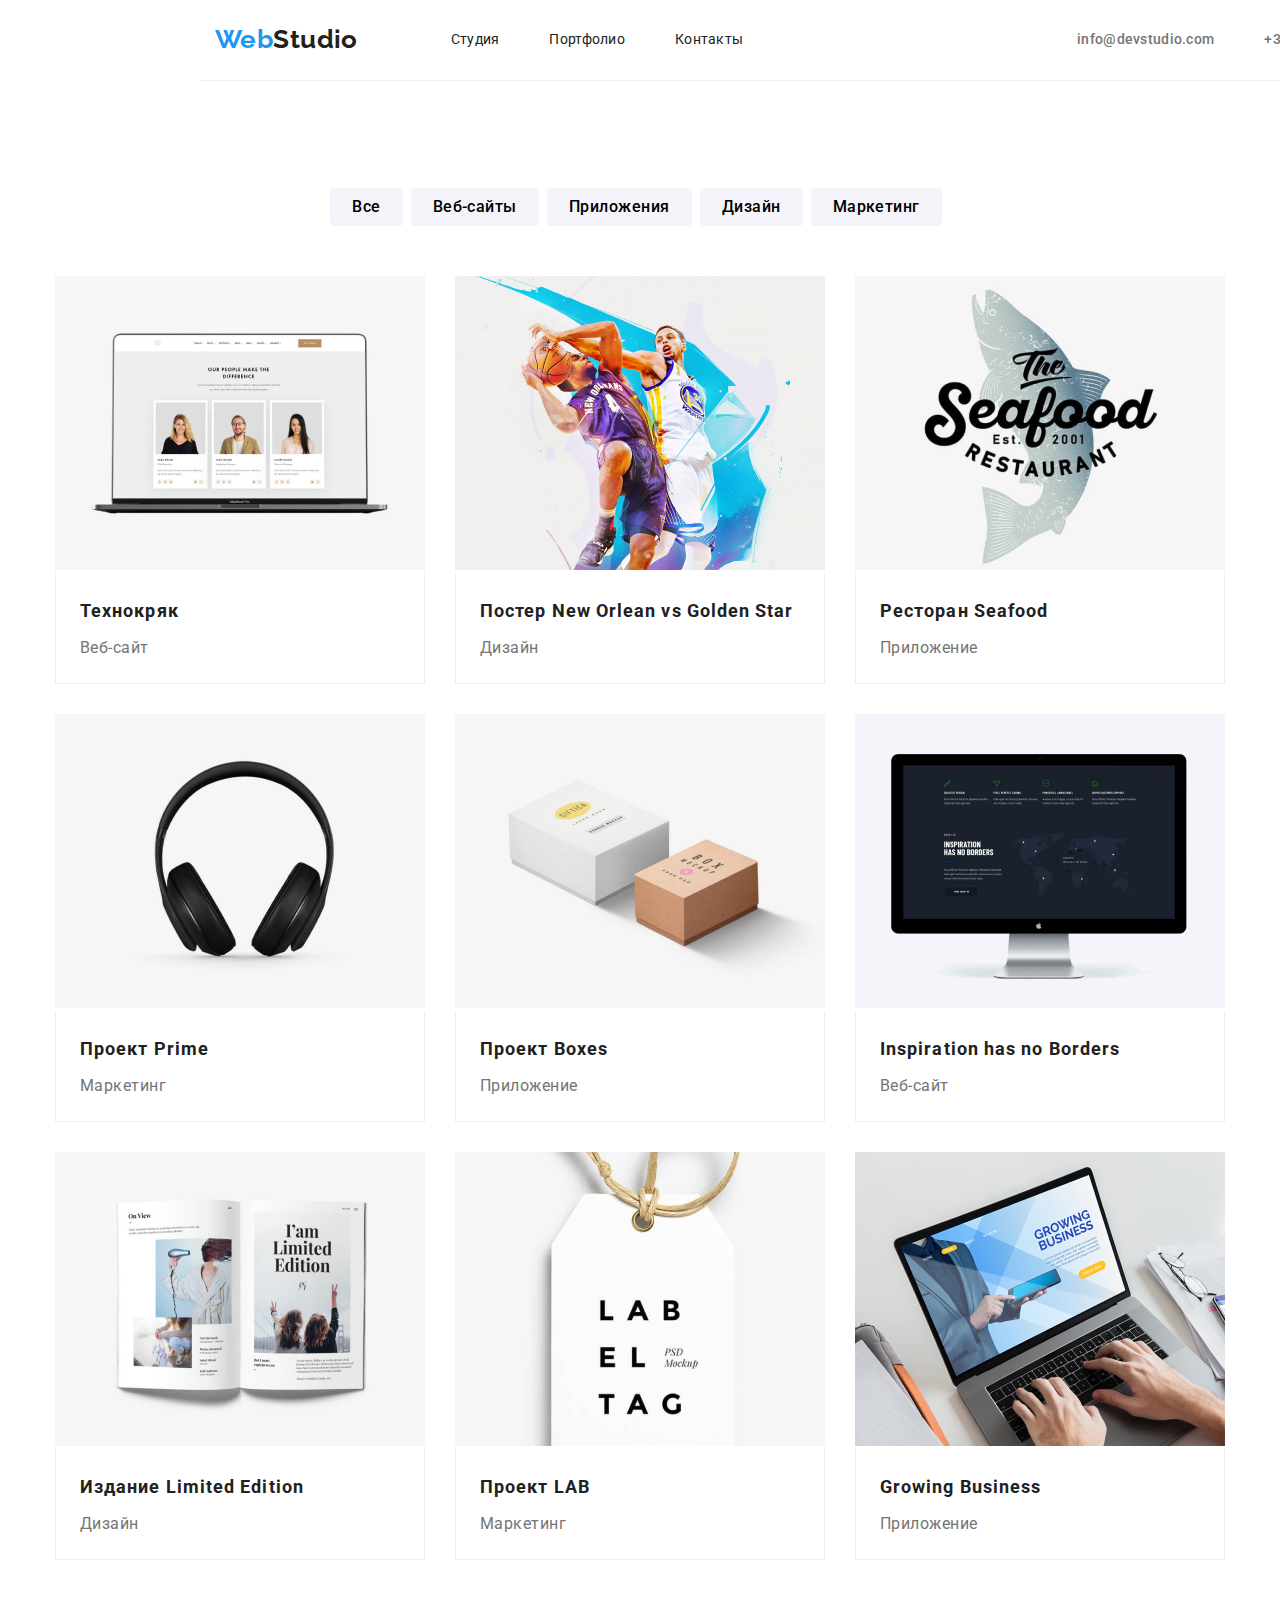
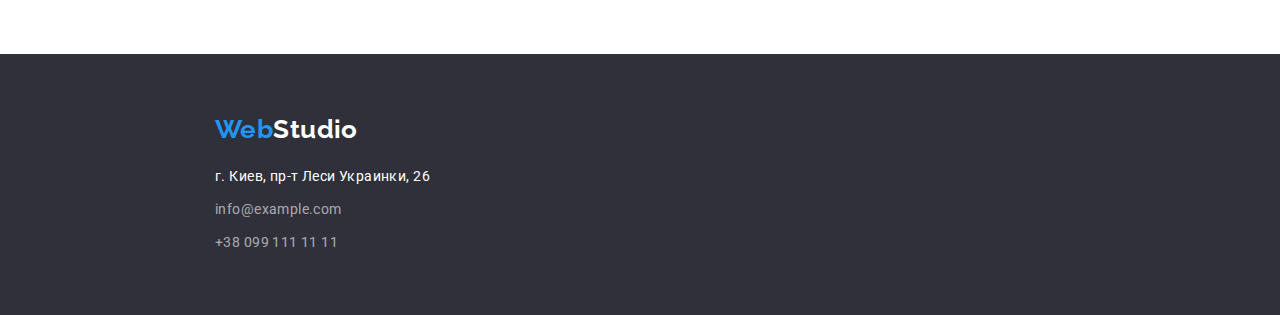
<file: portfolio.html>
<!DOCTYPE html>
<html lang="ru">
	<head>
		<meta charset="UTF-8" />
		<meta name="viewport" content="width=device-width, initial-scale=1.0" />
		<title>Portfolio</title>
		<!-- Подключаю шрифты проекта -->
		<link
			rel="stylesheet"
			href="https://fonts.googleapis.com/css2?family=Raleway:wght@700&amp;family=Roboto:wght@400;500;700;900&amp;display=fallback"
		/>
		<!-- Нормализатор из конспекта -->
		<link
			rel="stylesheet"
			href="https://cdnjs.cloudflare.com/ajax/libs/modern-normalize/0.7.0/modern-normalize.min.css"
		/>
		<link rel="stylesheet" href="css/common.css" />
		<link rel="stylesheet" href="css/community.css" />
	</head>

	<body class="page-studio">
		<!--Верхняя линия💪-->
		<header class="section-header">
			<div class="container page-header">
				<nav class="page-nav">
					<a class="logo" href="./index.html"><span class="logo-part-one">Web</span>Studio</a>
					<ul class="studio-list list">
						<li class="studio-list-item">
							<a class="link current" href="./index.html">Студия</a>
						</li>
						<li class="studio-list-item">
							<a class="link" href="./portfolio.html">Портфолио</a>
						</li>
						<li class="studio-list-item">
							<a class="link" href="#contacts">Контакты</a>
						</li>
					</ul>
				</nav>
				<!--Контакты📱 ✉️-->
				<ul class="studio-contacts-list">
					<li class="studio-contacts-item">
						<a class="link" href="mailto:info@devstudio.com">info@devstudio.com</a>
					</li>
					<li class="studio-contacts-item">
						<a class="link" href="tel:+380961111111">+38 096 111 11 11</a>
					</li>
				</ul>
			</div>
		</header>
		<main>
			<section class="section-portfolio">
				<h1>Портфолио</h1>
				<div class="container">
					<ul class="portfolio-filter list">
						<li><button type="button" class="filter-button">Все</button></li>
						<li>
							<button type="button" class="filter-button">Веб-сайты</button>
						</li>
						<li>
							<button type="button" class="filter-button">Приложения</button>
						</li>
						<li><button type="button" class="filter-button">Дизайн</button></li>
						<li>
							<button type="button" class="filter-button">Маркетинг</button>
						</li>
					</ul>
					<!--Проект-->
					<ul class="portfolio-item list">
						<li class="portfolio-card">
							<a href="">
								<img src="./images-porfolio/1.jpg" alt="сайта Технокряк." width="370" height="294" />
							</a>
							<div class="portfolio-card-caption">
								<h2 class="portfolio-title">Технокряк</h2>
								<p class="filter-item">Веб-сайт</p>
							</div>
						</li>
						<li class="portfolio-card">
							<a href="">
								<img src="./images-porfolio/2.jpg" alt=" Игрока в баскетбол." width="370" height="294" />
							</a>
							<div class="portfolio-card-caption">
								<h2 class="portfolio-title">Постер <span lang="en">New Orlean vs Golden Star</span></h2>
								<p class="filter-item">Дизайн</p>
							</div>
						</li>
						<li class="portfolio-card">
							<a href="">
								<img src="./images-porfolio/3.jpg" alt="The Seafood." width="370" height="294" />
							</a>
							<div class="portfolio-card-caption">
								<h2 class="portfolio-title">Ресторан <span lang="en">Seafood</span></h2>
								<p class="filter-item">Приложение</p>
							</div>
						</li>
						<li class="portfolio-card">
							<a href="">
								<img src="./images-porfolio/4.jpg" alt="Наушники" width="370" height="294" />
							</a>
							<div class="portfolio-card-caption">
								<h2 class="portfolio-title">Проект <span lang="en">Prime</span></h2>
								<p class="filter-item">Маркетинг</p>
							</div>
						</li>
						<li class="portfolio-card">
							<a href="">
								<img src="./images-porfolio/5.jpg" alt="Две коробки." width="370" height="294" />
							</a>
							<div class="portfolio-card-caption">
								<h2 class="portfolio-title">Проект <span lang="en">Boxes</span></h2>
								<p class="filter-item">Приложение</p>
							</div>
						</li>
						<li class="portfolio-card">
							<a href="">
								<img src="./images-porfolio/6.jpg" alt="Планшет." width="370" height="294" />
							</a>
							<div class="portfolio-card-caption">
								<h2 class="portfolio-title" lang="en">Inspiration has no Borders</h2>
								<p class="filter-item">Веб-сайт</p>
							</div>
						</li>
						<li class="portfolio-card">
							<a href="">
								<img src="./images-porfolio/7.jpg" alt="Журнал." width="370" height="294" />
							</a>
							<div class="portfolio-card-caption">
								<h2 class="portfolio-title">Издание <span lang="en">Limited Edition</span></h2>
								<p class="filter-item">Дизайн</p>
							</div>
						</li>
						<li class="portfolio-card">
							<a href="">
								<img src="./images-porfolio/8.jpg" alt="Лейба." width="370" height="294" />
							</a>
							<div class="portfolio-card-caption">
								<h2 class="portfolio-title">Проект <span lang="en">LAB</span></h2>
								<p class="filter-item">Маркетинг</p>
							</div>
						</li>
						<li class="portfolio-card">
							<a href="">
								<img src="./images-porfolio/9.jpg" alt="Ноутбук" width="370" height="294" />
							</a>
							<div class="portfolio-card-caption">
								<h2 class="portfolio-title" lang="en">Growing Business</h2>
								<p class="filter-item">Приложение</p>
							</div>
						</li>
					</ul>
				</div>
			</section>
		</main>
		<!--Подвал страницы 😃 📱 ✉️-->
		<footer class="section-footer">
			<div class="container">
				<!-- <div class="footer-logo"> -->
				<a href="" class="logo"> <span class="logo-part-one">Web</span><span class="logo-part-two">Studio</span></a>
				<!-- </div> -->
				<address class="footer-adress">
					<p class="adress-mail">г. Киев, пр-т Леси Украинки, 26</p>
					<a href="mailto:info@example.com" class="adress-email">info@example.com </a>
					<a href="tel:+380991111111" class="adress-tel">+38 099 111 11 11</a>
				</address>
			</div>
		</footer>
	</body>
</html>
</file>
<file: css/common.css>
/* css переменная */
:root {
	--primary-text-color: #212121;
	--title-text-color: #757575;
	--accent-color: #2196f3;
	--color1: #afb1b8;
}

ul {
	list-style: none;
	padding: 0;
}
h2 {
	margin-top: 0;
}
</file>
<file: css/community.css>
*,
*::after,
*::before {
	box-sizing: border-box;
}

/* Общий контейнер */
.container {
	width: 1200px;
	margin-left: auto;
	margin-right: auto;
	padding-left: 15px;
	padding-right: 15px;

	text-align: center;
	font-family: Roboto, sans-serif;
	font-style: normal;
	font-size: 14px;
	color: var(--primary-text-color);
	letter-spacing: 0.03em;
}
/* <!--Верхняя линия💪--> */
.section-header {
	margin-left: auto;
	margin-right: auto;
	width: 1600px;
}
.page-header {
	padding-top: 24px;
	padding-bottom: 25px;
	display: flex;
	align-items: center;
	justify-content: space-between;
	border-bottom: 1px solid #eeeeee;
}
.page-nav {
	display: flex;
	align-items: center;
	justify-content: space-between;
	margin: 0px;
}
.logo {
	margin-right: 93px;
	color: var(--primary-text-color);
	font-family: Raleway, sans-serif;
	font-weight: 700;
	font-size: 26px;
	line-height: 1.19;
	text-decoration: none;
	text-align: start;
}
.logo-part-one {
	color: var(--accent-color);

	font-weight: bold;
	line-height: 31px;
}
.studio-list {
	letter-spacing: 0.02em;
	display: flex;
	align-items: center;
	justify-content: space-between;
	margin: 0px;
}

.studio-list-item .link {
	text-decoration: none;
	margin-right: 50px;
	color: var(--primary-text-color);
}
.page-studio .link {
	color: var(--primary-text-color);
	display: flex;
	align-items: center;
	justify-content: space-between;
	margin: 0px;
}
.page-studio .link:hover {
	color: var(--accent-color);
}
.page-studio .link:focus {
	color: var(--accent-color);
}

/* контакты */
.studio-contacts-list {
	letter-spacing: 0.02em;
	display: flex;
	justify-content: space-between;
	margin: 0px;
}
.studio-contacts-list .link {
	color: var(--title-text-color);

	font-weight: 500;
	line-height: 1.14;
	text-decoration: none;
}
.studio-list-item:not(:last-child),
.studio-contacts-item:not(:last-child) {
	margin-right: 50px;
}
.studio-contacts-list .link:hover {
	color: var(--accent-color);
}
/* Фильтр-кнопки */
/* Заголовок Портфолио скрываем белым цветом */
.section-portfolio h1 {
	color: #ffffff;
}
.section-portfolio h1 {
	margin: 0;
	box-sizing: border-box;
	text-align: center;
	font-family: Roboto, sans-serif;
	font-style: normal;
	letter-spacing: 0.03em;
}
.section-portfolio {
	padding-top: 70px;
	padding-bottom: 94px;
}
.portfolio-filter {
	display: flex;
	justify-content: center;
	align-items: center;
	margin: 0;
	margin-bottom: 34px;
	padding-bottom: 16px;
	text-align: center;
}
.filter-button {
	background-color: #f5f4fa;
	margin-right: 8px;
	padding: 6px 22px;
	font-weight: 500;
	font-size: 16px;
	line-height: 1.62;
	letter-spacing: 0.03em;
	border: none;
	font-family: inherit;
	border-radius: 4px;
	border: none;
	-webkit-appearance: button;
	text-transform: none;
}

.filter-button:hover {
	color: #ffffff;
	background-color: var(--accent-color);
}
.filter-button:focus {
	color: #ffffff;
	background-color: var(--accent-color);
}
/* Проект */
.portfolio-item {
	flex-wrap: wrap;
	margin: 0px;
	display: flex;
	align-items: center;
	justify-content: space-between;
}
.portfolio-card {
	width: 370px;
	color: var(--title-text-color);
}
.portfolio-card-caption {
	padding: 20px 24px;
	border-right: 1px solid #eeeeee;
	border-bottom: 1px solid #eeeeee;
	border-left: 1px solid #eeeeee;
	text-align: left;
	margin: 0px;
}

.portfolio-card:not(:nth-last-child(-n + 3)) {
	margin-bottom: 30px;
}
.portfolio-card:not(:nth-child(3n)) {
	margin-right: 30px;
}
.portfolio-title {
	margin-bottom: 4px;
	color: var(--primary-text-color);
	font-weight: 700;
	font-size: 18px;
	line-height: 2;
	letter-spacing: 0.06em;
}
.filter-item {
	color: var(--text-main);
	font-weight: 400;
	font-size: 16px;
	line-height: 1.87;
	margin: 0px;
	box-sizing: border-box;
	text-align: left;
	list-style: none;
	font-family: Roboto, sans-serif;
	font-style: normal;
	letter-spacing: 0.03em;
}
/* Нижний логотип */
.footer .logo-part-two {
	color: #2196f3;
	font-family: Raleway;
	font-style: normal;
	font-weight: bold;
	font-size: 26px;
	line-height: 31px;
	letter-spacing: 0.03em;
	text-decoration: none;
}
.logo-two {
	color: #ffffff;
	font-family: Raleway;
	font-style: normal;
	font-weight: bold;
	font-size: 26px;
	line-height: 31px;
	letter-spacing: 0.03em;
	text-decoration: none;
}
/* Подвал страницы 😃 📱 ✉️ */
.section-footer .logo {
	display: block;
	margin-bottom: 20px;
}
.section-footer {
	padding-top: 60px;
	padding-bottom: 60px;
	text-align: start;
	background-color: #2f303a;
	width: 1600px;
	margin-left: auto;
	margin-right: auto;
}
.logo-part-one {
	color: var(--accent-color);
}
.logo-part-two {
	color: #ffffff;
}
/* Адрес */
.adress-mail {
	font-style: normal;
	margin-bottom: 9px;
	margin-top: 0px;
	color: #ffffff;
	font-weight: 400;
	line-height: 1.71;
	text-align: start;
}
.adress-email,
.adress-tel {
	display: block;

	color: rgba(255, 255, 255, 0.6);
	font-style: normal;
	font-weight: 400;
	line-height: 1.71;
	text-align: start;
	text-decoration: none;
}
.adress-email {
	margin-bottom: 9px;
}
</file>
